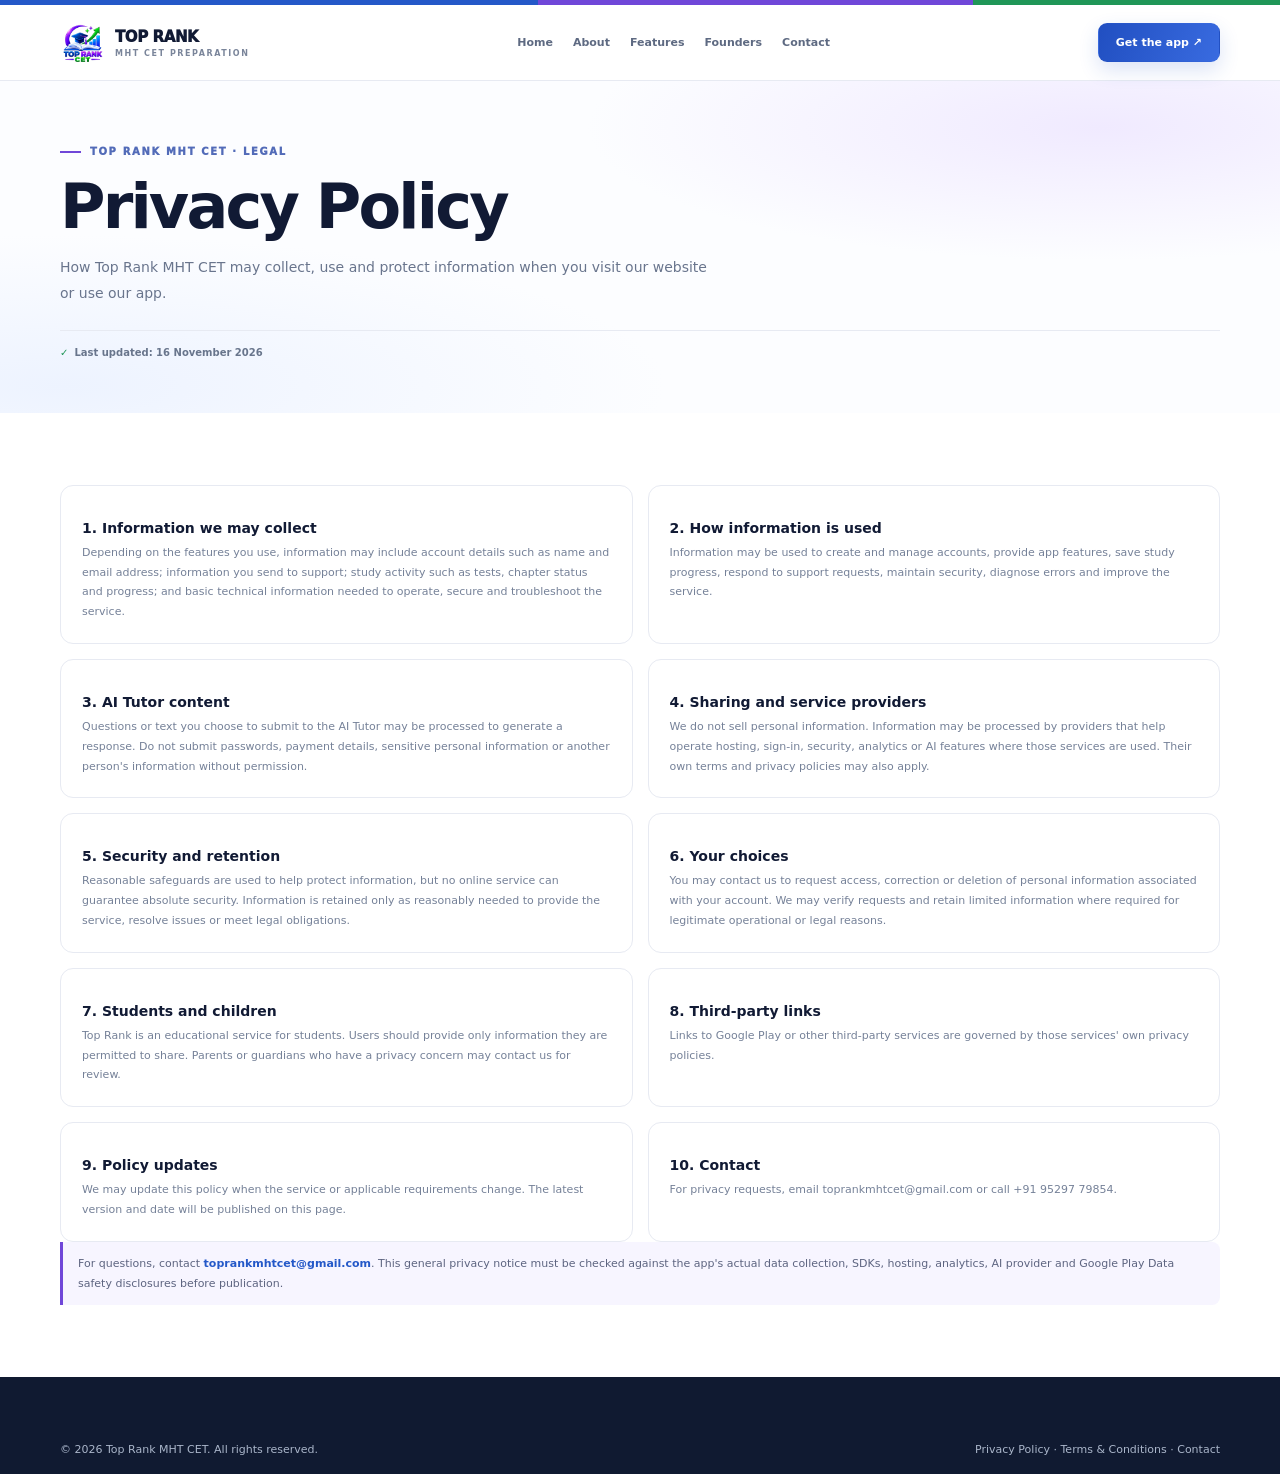
<file: privacy-policy.html>
<!doctype html>
<html lang="en-IN"><head><meta charset="utf-8"><meta name="viewport" content="width=device-width,initial-scale=1"><meta name="theme-color" content="#ffffff"><title>Privacy Policy</title><meta name="description" content="How Top Rank MHT CET may collect, use and protect information when you visit our website or use our app."><meta name="robots" content="index, follow"><meta name="author" content="Top Rank MHT CET"><link rel="canonical" href="https://toprankmhtcet.nexsatechnologies.com/privacy-policy.html"><link rel="icon" type="image/png" href="assets/top-rank-logo.png"><link rel="stylesheet" href="styles.css"><meta property="og:type" content="website"><meta property="og:site_name" content="Top Rank MHT CET"><meta property="og:title" content="Privacy Policy"><meta property="og:description" content="How Top Rank MHT CET may collect, use and protect information when you visit our website or use our app."><meta property="og:url" content="https://toprankmhtcet.nexsatechnologies.com/privacy-policy.html"><meta property="og:image" content="https://toprankmhtcet.nexsatechnologies.com/assets/top-rank-logo.png"><script type="application/ld+json">{"@context":"https://schema.org","@type":"WebPage","name":"Privacy Policy","url":"https://toprankmhtcet.nexsatechnologies.com/privacy-policy.html","isPartOf":{"@type":"WebSite","url":"https://toprankmhtcet.nexsatechnologies.com/"}}</script></head><body><div class="topline"></div><header class="site-header"><div class="wrap nav"><a class="brand" href="index.html"><img src="assets/top-rank-logo.png" alt="Top Rank logo"><span><strong>TOP RANK</strong><small>MHT CET PREPARATION</small></span></a><nav class="nav-links"><a href="index.html">Home</a><a href="about.html">About</a><a href="features.html">Features</a><a href="founders.html">Founders</a><a href="contact.html">Contact</a></nav><a class="nav-cta" href="https://play.google.com/store/apps/details?id=com.aistudio.mhtcetprep.gxpclz" target="_blank" rel="noopener noreferrer">Get the app ↗</a><button class="menu-btn" aria-label="Open navigation">☰</button></div></header><main><section class="page-hero"><div class="wrap"><div class="eyebrow">TOP RANK MHT CET · LEGAL</div><h1>Privacy Policy</h1><p>How Top Rank MHT CET may collect, use and protect information when you visit our website or use our app.</p><div class="proof"><span>Last updated: 16 November 2026</span></div></div></section><section class="section"><div class="wrap"><div class="grid-2"><article class="card"><h3>1. Information we may collect</h3><p>Depending on the features you use, information may include account details such as name and email address; information you send to support; study activity such as tests, chapter status and progress; and basic technical information needed to operate, secure and troubleshoot the service.</p></article><article class="card"><h3>2. How information is used</h3><p>Information may be used to create and manage accounts, provide app features, save study progress, respond to support requests, maintain security, diagnose errors and improve the service.</p></article><article class="card"><h3>3. AI Tutor content</h3><p>Questions or text you choose to submit to the AI Tutor may be processed to generate a response. Do not submit passwords, payment details, sensitive personal information or another person's information without permission.</p></article><article class="card"><h3>4. Sharing and service providers</h3><p>We do not sell personal information. Information may be processed by providers that help operate hosting, sign-in, security, analytics or AI features where those services are used. Their own terms and privacy policies may also apply.</p></article><article class="card"><h3>5. Security and retention</h3><p>Reasonable safeguards are used to help protect information, but no online service can guarantee absolute security. Information is retained only as reasonably needed to provide the service, resolve issues or meet legal obligations.</p></article><article class="card"><h3>6. Your choices</h3><p>You may contact us to request access, correction or deletion of personal information associated with your account. We may verify requests and retain limited information where required for legitimate operational or legal reasons.</p></article><article class="card"><h3>7. Students and children</h3><p>Top Rank is an educational service for students. Users should provide only information they are permitted to share. Parents or guardians who have a privacy concern may contact us for review.</p></article><article class="card"><h3>8. Third-party links</h3><p>Links to Google Play or other third-party services are governed by those services' own privacy policies.</p></article><article class="card"><h3>9. Policy updates</h3><p>We may update this policy when the service or applicable requirements change. The latest version and date will be published on this page.</p></article><article class="card"><h3>10. Contact</h3><p>For privacy requests, email toprankmhtcet@gmail.com or call +91 95297 79854.</p></article></div><div class="note">For questions, contact <a class="contact-link" href="mailto:toprankmhtcet@gmail.com">toprankmhtcet@gmail.com</a>. This general privacy notice must be checked against the app's actual data collection, SDKs, hosting, analytics, AI provider and Google Play Data safety disclosures before publication.</div></div></section></main><footer class="footer"><div class="wrap"><div class="footer-bottom"><span>© <span data-year></span> Top Rank MHT CET. All rights reserved.</span><span><a href="privacy-policy.html">Privacy Policy</a> · <a href="terms-and-conditions.html">Terms &amp; Conditions</a> · <a href="contact.html">Contact</a></span></div></div></footer><script src="site.js"></script></body></html>
</file>
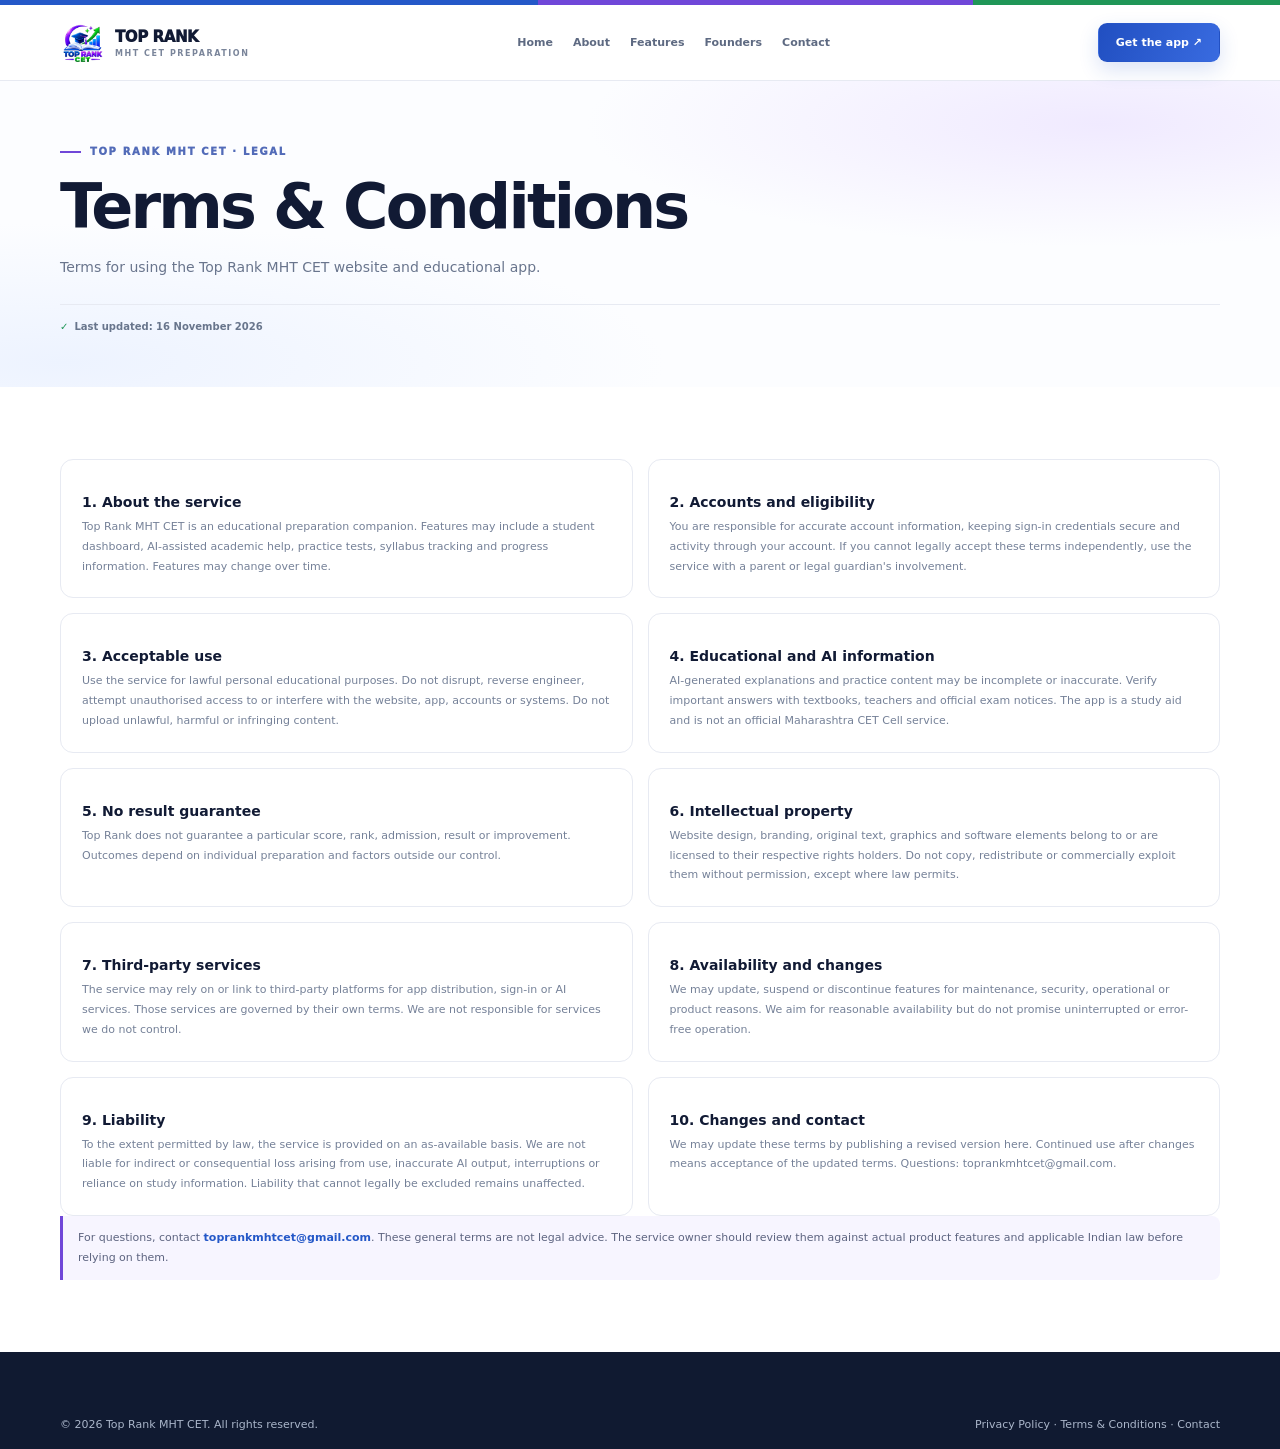
<file: terms-and-conditions.html>
<!doctype html>
<html lang="en-IN"><head><meta charset="utf-8"><meta name="viewport" content="width=device-width,initial-scale=1"><meta name="theme-color" content="#ffffff"><title>Terms &amp; Conditions</title><meta name="description" content="Terms for using the Top Rank MHT CET website and educational app."><meta name="robots" content="index, follow"><meta name="author" content="Top Rank MHT CET"><link rel="canonical" href="https://toprankmhtcet.nexsatechnologies.com/terms-and-conditions.html"><link rel="icon" type="image/png" href="assets/top-rank-logo.png"><link rel="stylesheet" href="styles.css"><meta property="og:type" content="website"><meta property="og:site_name" content="Top Rank MHT CET"><meta property="og:title" content="Terms &amp; Conditions"><meta property="og:description" content="Terms for using the Top Rank MHT CET website and educational app."><meta property="og:url" content="https://toprankmhtcet.nexsatechnologies.com/terms-and-conditions.html"><meta property="og:image" content="https://toprankmhtcet.nexsatechnologies.com/assets/top-rank-logo.png"><script type="application/ld+json">{"@context":"https://schema.org","@type":"WebPage","name":"Terms &amp; Conditions","url":"https://toprankmhtcet.nexsatechnologies.com/terms-and-conditions.html","isPartOf":{"@type":"WebSite","url":"https://toprankmhtcet.nexsatechnologies.com/"}}</script></head><body><div class="topline"></div><header class="site-header"><div class="wrap nav"><a class="brand" href="index.html"><img src="assets/top-rank-logo.png" alt="Top Rank logo"><span><strong>TOP RANK</strong><small>MHT CET PREPARATION</small></span></a><nav class="nav-links"><a href="index.html">Home</a><a href="about.html">About</a><a href="features.html">Features</a><a href="founders.html">Founders</a><a href="contact.html">Contact</a></nav><a class="nav-cta" href="https://play.google.com/store/apps/details?id=com.aistudio.mhtcetprep.gxpclz" target="_blank" rel="noopener noreferrer">Get the app ↗</a><button class="menu-btn" aria-label="Open navigation">☰</button></div></header><main><section class="page-hero"><div class="wrap"><div class="eyebrow">TOP RANK MHT CET · LEGAL</div><h1>Terms &amp; Conditions</h1><p>Terms for using the Top Rank MHT CET website and educational app.</p><div class="proof"><span>Last updated: 16 November 2026</span></div></div></section><section class="section"><div class="wrap"><div class="grid-2"><article class="card"><h3>1. About the service</h3><p>Top Rank MHT CET is an educational preparation companion. Features may include a student dashboard, AI-assisted academic help, practice tests, syllabus tracking and progress information. Features may change over time.</p></article><article class="card"><h3>2. Accounts and eligibility</h3><p>You are responsible for accurate account information, keeping sign-in credentials secure and activity through your account. If you cannot legally accept these terms independently, use the service with a parent or legal guardian's involvement.</p></article><article class="card"><h3>3. Acceptable use</h3><p>Use the service for lawful personal educational purposes. Do not disrupt, reverse engineer, attempt unauthorised access to or interfere with the website, app, accounts or systems. Do not upload unlawful, harmful or infringing content.</p></article><article class="card"><h3>4. Educational and AI information</h3><p>AI-generated explanations and practice content may be incomplete or inaccurate. Verify important answers with textbooks, teachers and official exam notices. The app is a study aid and is not an official Maharashtra CET Cell service.</p></article><article class="card"><h3>5. No result guarantee</h3><p>Top Rank does not guarantee a particular score, rank, admission, result or improvement. Outcomes depend on individual preparation and factors outside our control.</p></article><article class="card"><h3>6. Intellectual property</h3><p>Website design, branding, original text, graphics and software elements belong to or are licensed to their respective rights holders. Do not copy, redistribute or commercially exploit them without permission, except where law permits.</p></article><article class="card"><h3>7. Third-party services</h3><p>The service may rely on or link to third-party platforms for app distribution, sign-in or AI services. Those services are governed by their own terms. We are not responsible for services we do not control.</p></article><article class="card"><h3>8. Availability and changes</h3><p>We may update, suspend or discontinue features for maintenance, security, operational or product reasons. We aim for reasonable availability but do not promise uninterrupted or error-free operation.</p></article><article class="card"><h3>9. Liability</h3><p>To the extent permitted by law, the service is provided on an as-available basis. We are not liable for indirect or consequential loss arising from use, inaccurate AI output, interruptions or reliance on study information. Liability that cannot legally be excluded remains unaffected.</p></article><article class="card"><h3>10. Changes and contact</h3><p>We may update these terms by publishing a revised version here. Continued use after changes means acceptance of the updated terms. Questions: toprankmhtcet@gmail.com.</p></article></div><div class="note">For questions, contact <a class="contact-link" href="mailto:toprankmhtcet@gmail.com">toprankmhtcet@gmail.com</a>. These general terms are not legal advice. The service owner should review them against actual product features and applicable Indian law before relying on them.</div></div></section></main><footer class="footer"><div class="wrap"><div class="footer-bottom"><span>© <span data-year></span> Top Rank MHT CET. All rights reserved.</span><span><a href="privacy-policy.html">Privacy Policy</a> · <a href="terms-and-conditions.html">Terms &amp; Conditions</a> · <a href="contact.html">Contact</a></span></div></div></footer><script src="site.js"></script></body></html>
</file>
<file: styles.css>
:root{--ink:#111a34;--muted:#69758d;--blue:#2458c8;--purple:#7047d8;--green:#209657;--line:#e7eaf2;--soft:#f7f8fc;--max:1160px}*{box-sizing:border-box}html{scroll-behavior:smooth}body{margin:0;background:#fff;color:var(--ink);font-family:Inter,ui-sans-serif,system-ui,-apple-system,"Segoe UI",Arial,sans-serif;-webkit-font-smoothing:antialiased}a{color:inherit;text-decoration:none}.topline{height:5px;background:linear-gradient(90deg,#2458c8 0 42%,#7047d8 42% 76%,#209657 76%)}.wrap{width:min(var(--max),calc(100% - 44px));margin:auto}.site-header{height:76px;position:sticky;top:0;z-index:50;background:#ffffffed;backdrop-filter:blur(16px);border-bottom:1px solid var(--line)}.nav{height:100%;display:flex;align-items:center;justify-content:space-between;gap:24px}.brand{display:flex;align-items:center;gap:9px;flex-shrink:0}.brand img{width:46px;height:46px;object-fit:contain}.brand strong{display:block;font-size:15px;font-weight:950;letter-spacing:-.4px}.brand small{display:block;font-size:8px;letter-spacing:1.55px;color:#7a859a;font-weight:850;margin-top:3px}.nav-links{display:flex;align-items:center;gap:20px;font-size:11px;color:#5e6a82;font-weight:780}.nav-links a{padding:10px 0;white-space:nowrap}.nav-links a:hover,.nav-links a.active{color:var(--blue)}.nav-links a.active{box-shadow:inset 0 -2px var(--blue)}.nav-cta,.btn{display:inline-flex;align-items:center;justify-content:center;gap:8px;padding:12px 17px;border-radius:9px;font-size:11px;font-weight:850;border:1px solid transparent;white-space:nowrap}.nav-cta,.btn-primary{background:linear-gradient(110deg,#214fc1,#396be0);color:#fff;box-shadow:0 8px 20px #2456c72a}.btn-outline{background:#fff;border-color:#dfe4ef;color:#27334d}.menu-btn{display:none;border:1px solid var(--line);background:white;border-radius:9px;padding:9px 12px;font-size:19px;color:var(--ink)}.page-hero{padding:65px 0 55px;background:radial-gradient(ellipse at 86% 14%,#f0eaff,transparent 33%),radial-gradient(ellipse at 5% 92%,#edf3ff,transparent 35%),#fcfdff}.page-hero-grid{display:grid;grid-template-columns:1.05fr .95fr;gap:35px;align-items:center}.eyebrow{font-size:10px;letter-spacing:1.65px;text-transform:uppercase;color:#526bb8;font-weight:950}.eyebrow:before{content:"";display:inline-block;width:21px;height:2px;background:var(--purple);vertical-align:middle;margin-right:9px}.page-hero h1{font-size:clamp(42px,5vw,62px);line-height:1.05;letter-spacing:-2.8px;margin:17px 0 16px}.gradient{background:linear-gradient(100deg,#2458c8,#7047d8);-webkit-background-clip:text;background-clip:text;color:transparent}.page-hero p,.lead{max-width:650px;color:var(--muted);font-size:14px;line-height:1.85;margin:0}.actions{display:flex;gap:10px;flex-wrap:wrap;margin-top:24px}.phone-stage{min-height:385px;display:flex;align-items:center;justify-content:center;position:relative}.phone-stage:before{content:"";position:absolute;width:310px;height:310px;border:1px solid #e4e2f6;border-radius:50%;box-shadow:0 0 0 22px #f8f7ff,0 0 0 45px #fcfbff}.phone-stage img{position:relative;width:205px;height:auto;max-height:390px;object-fit:contain;filter:drop-shadow(0 18px 25px #17264b22)}.floating-label{position:absolute;background:#fff;border:1px solid var(--line);border-radius:10px;padding:11px 13px;box-shadow:0 12px 28px #17264b15;font-size:9px;color:#77839a;z-index:2}.floating-label b{display:block;color:#17213b;font-size:11px;margin-bottom:3px}.floating-label.left{left:0;top:65px}.floating-label.right{right:0;bottom:55px}.proof{display:flex;gap:16px;flex-wrap:wrap;border-top:1px solid var(--line);padding-top:16px;margin-top:23px;font-size:10px;color:#68758c;font-weight:750}.proof span:before{content:"✓";color:var(--green);margin-right:6px}.strip{border-block:1px solid var(--line)}.strip-grid{display:grid;grid-template-columns:repeat(3,1fr);padding:17px 0}.strip-grid div{text-align:center;border-right:1px solid var(--line)}.strip-grid div:last-child{border:0}.strip-grid b{display:block;font-size:12px}.strip-grid small{font-size:9px;color:#7a8599}.section{padding:72px 0;scroll-margin-top:85px}.section.soft{background:#f8f9fd}.section.dark{background:linear-gradient(120deg,#111a34,#20345f);color:#fff}.section.dark h2{color:#fff}.section.dark p{color:#c4cde0}.section-head{max-width:760px;margin-bottom:29px}.section-head h2{font-size:clamp(28px,3.5vw,42px);letter-spacing:-1.5px;line-height:1.14;margin:10px 0 12px}.section-head p{font-size:13px;color:var(--muted);line-height:1.85;margin:0}.grid-3{display:grid;grid-template-columns:repeat(3,1fr);gap:14px}.grid-2{display:grid;grid-template-columns:repeat(2,1fr);gap:15px}.card{border:1px solid var(--line);border-radius:13px;padding:21px;background:#fff;transition:.2s}.card:hover{transform:translateY(-3px);box-shadow:0 14px 30px #15264b0e}.iconbox{width:37px;height:37px;border-radius:10px;background:#edf2ff;color:#315bc4;display:grid;place-items:center;font-weight:950;font-size:16px}.card:nth-child(3n+2) .iconbox{background:#f1ebff;color:#7445d5}.card:nth-child(3n) .iconbox{background:#eaf7ee;color:#229653}.card h3{font-size:14px;margin:13px 0 7px}.card p{font-size:11px;color:#758198;line-height:1.8;margin:0}.label{display:inline-block;padding:6px 9px;border-radius:30px;background:#f0f3ff;color:#3c5fc1;font-size:8px;letter-spacing:.9px;font-weight:950;margin-bottom:10px}.feature-row{display:grid;grid-template-columns:1fr 1fr;gap:28px;align-items:center}.feature-panel{border:1px solid var(--line);border-radius:15px;padding:23px;background:#fff;box-shadow:0 15px 40px #15264b08}.panel-title{font-size:13px;font-weight:900;margin-bottom:15px}.mini-list{display:grid;gap:10px}.mini-item{display:flex;align-items:center;gap:10px;padding:11px;border:1px solid #edf0f6;border-radius:9px;font-size:10px;color:#5f6c84}.mini-item b{display:block;color:#17213a;font-size:11px;margin-bottom:2px}.mini-icon{width:29px;height:29px;flex-shrink:0;border-radius:8px;background:#edf2ff;color:#315bc4;display:grid;place-items:center;font-weight:900}.callout{border:1px solid #e4e9f3;border-radius:15px;padding:28px 30px;background:linear-gradient(110deg,#edf2ff,#f2edff 65%,#eef9f1);display:flex;align-items:center;justify-content:space-between;gap:20px}.callout h2{font-size:clamp(23px,3vw,34px);margin:0 0 7px;letter-spacing:-1px}.callout p{font-size:11px;color:#6f7b91;margin:0;line-height:1.7}.faq{max-width:850px}.faq details{border-bottom:1px solid var(--line);padding:16px 0}.faq summary{cursor:pointer;list-style:none;font-size:12px;font-weight:850;display:flex;justify-content:space-between;gap:14px}.faq summary::-webkit-details-marker{display:none}.faq summary:after{content:"+";font-size:19px;color:var(--blue)}.faq details[open] summary:after{content:"−"}.faq details p{font-size:11px;line-height:1.8;color:#78839a}.subject-card{padding:23px;border:1px solid var(--line);border-radius:13px}.subject-card small{display:block;color:#7a859b;font-size:9px;font-weight:950;letter-spacing:1px;margin-bottom:12px}.subject-card h3{margin:0;font-size:18px}.subject-card p{font-size:11px;color:#758198;line-height:1.8;margin-bottom:0}.footer{background:#101a31;color:#bac5d8;padding:36px 0 18px}.footer-top{display:flex;justify-content:space-between;gap:30px;padding-bottom:22px;border-bottom:1px solid #ffffff20}.footer-brand{display:flex;align-items:center;gap:9px;color:#fff;font-weight:950}.footer-brand img{width:42px;height:42px;object-fit:contain;background:#fff;border-radius:8px}.footer-brand small{display:block;font-size:8px;letter-spacing:1.3px;color:#bdc7d9;margin-top:3px}.footer-links{display:flex;gap:36px}.footer-links b{font-size:10px;color:#fff}.footer-links a{display:block;font-size:10px;margin-top:9px}.footer-bottom{padding-top:15px;display:flex;justify-content:space-between;gap:12px;flex-wrap:wrap;font-size:9px}.contact-link{color:var(--blue);font-weight:800}.note{border-left:3px solid var(--purple);padding:12px 15px;background:#f7f5ff;color:#5d6480;font-size:11px;line-height:1.8;border-radius:0 8px 8px 0}.hidden{display:none!important}
@media(max-width:900px){.nav-links{gap:11px;font-size:10px}.nav-cta{display:none}.page-hero-grid{gap:10px}.phone-stage img{width:190px}}
@media(max-width:700px){.wrap{width:calc(100% - 34px)}.site-header{height:66px}.brand img{width:40px;height:40px}.menu-btn{display:block}.nav-links{display:none;position:absolute;top:66px;left:17px;right:17px;background:#fff;border:1px solid var(--line);border-radius:12px;padding:14px 17px;box-shadow:0 15px 35px #15264b20;flex-direction:column;align-items:stretch;gap:2px}.nav-links.open{display:flex}.nav-links a{padding:11px 0}.nav-links a.active{box-shadow:none}.page-hero{padding:42px 0 34px}.page-hero-grid{grid-template-columns:1fr;gap:4px}.page-hero h1{font-size:43px;letter-spacing:-2.2px}.page-hero p,.lead{font-size:12px}.phone-stage{min-height:335px}.phone-stage img{width:175px;max-height:340px}.phone-stage:before{width:255px;height:255px}.floating-label.left{left:0;top:45px}.floating-label.right{right:0;bottom:35px}.strip-grid{padding:13px 0}.strip-grid b{font-size:10px}.strip-grid small{font-size:8px}.section{padding:54px 0}.grid-3,.grid-2,.feature-row{grid-template-columns:1fr}.callout{padding:23px 20px;align-items:flex-start;flex-direction:column}.footer-top{flex-direction:column}.footer-links{gap:28px}}

/* Official Google Play Store badge */
.play-store-badge{display:inline-flex;align-items:center;justify-content:center;line-height:0;transition:transform .2s ease,filter .2s ease}.play-store-badge img{display:block;width:160px;height:auto;max-width:100%}.play-store-badge:hover{transform:translateY(-2px);filter:drop-shadow(0 6px 10px #17264b20)}
@media(max-width:700px){.play-store-badge img{width:150px}}

/* Social contact links */
.footer-links{flex-wrap:wrap}.footer-links a:hover{color:#fff;text-decoration:underline;text-underline-offset:3px}


/* Clean, multi-column Top Rank footer inspired by the reference layout */
.footer{background:#f7f7f7;color:#5f6672;padding:44px 0 18px}
.footer-main{display:grid;grid-template-columns:minmax(270px,1.15fr) 1.85fr;gap:64px;padding-bottom:30px;border-bottom:1px solid #e5e7eb}
.footer-about{max-width:430px}
.footer-brand{display:inline-flex;color:#101828;font-size:19px}
.footer-brand img{width:43px;height:43px;border-radius:50%;background:#fff;object-fit:contain}
.footer-brand small{color:#667085;font-size:8px}
.footer-description{max-width:410px;color:#697386;font-size:13px;line-height:1.7;margin:15px 0 24px}
.footer-play-badge img{width:145px}
.footer-social-title{font-size:17px;color:#101828;margin:20px 0 12px}
.footer-social{display:flex;gap:10px}
.footer-social a{width:30px;height:30px;display:grid;place-items:center;border-radius:50%;background:#e9edf3;color:#27364b;font-size:12px;font-weight:800;text-transform:uppercase;transition:transform .2s,background .2s}
.footer-social a:hover{transform:translateY(-2px);background:#dce4f0;color:#111827}
.footer-columns{display:grid;grid-template-columns:repeat(3,minmax(0,1fr));gap:28px}
.footer-column{display:flex;flex-direction:column;align-items:flex-start;gap:12px}
.footer-column h3{font-size:14px;font-weight:650;color:#111827;margin:2px 0 3px}
.footer-column a{font-size:13px;color:#687385;line-height:1.4;transition:color .2s}
.footer-column a:hover{color:#111827;text-decoration:underline;text-underline-offset:3px}
.footer-bottom{padding-top:17px;color:#7b8492;font-size:11px}
@media(max-width:800px){.footer-main{grid-template-columns:1fr;gap:34px}.footer-about{max-width:560px}}
@media(max-width:520px){.footer{padding-top:34px}.footer-columns{grid-template-columns:repeat(2,minmax(0,1fr));gap:28px 18px}.footer-column h3{font-size:13px}.footer-column a{font-size:12px}.footer-description{font-size:12px}.footer-bottom{font-size:10px;line-height:1.7}}

/* Refined Top Rank footer — restored original dark colour theme */
.footer{background:#101a31;color:#bac5d8;padding:48px 0 18px}
.footer-main{grid-template-columns:minmax(290px,1.05fr) 1.95fr;gap:72px;padding-bottom:34px;border-bottom:1px solid #ffffff20}
.footer-about{max-width:430px}
.footer-brand{gap:11px;color:#fff}
.footer-brand img{width:46px;height:46px;border-radius:50%;border:1px solid #ffffff30;background:#fff}
.footer-brand small{color:#bdc7d9}
.footer-description{font-size:13px;line-height:1.8;max-width:390px;margin:17px 0 23px;color:#bac5d8}
.footer-play-badge img{width:155px}
.footer-social-title{font-size:17px;font-weight:750;margin:22px 0 13px;color:#fff}
.footer-social{gap:11px;align-items:center}
.footer-social a{width:34px;height:34px;border-radius:50%;display:grid;place-items:center;color:#fff;box-shadow:0 3px 9px #0003;transition:transform .2s,box-shadow .2s}
.footer-social a svg{width:19px;height:19px;display:block}
.footer-social a:hover{transform:translateY(-3px);box-shadow:0 7px 14px #0005}
.footer-social .social-instagram{background:radial-gradient(circle at 30% 110%,#ffdc80 0 18%,#fcaf45 20% 35%,#f56040 45%,#c13584 68%,#833ab4 88%,#405de6 100%)}
.footer-social .social-whatsapp{background:#20bd65}
.footer-social .social-email{background:#344b70}
.footer-columns{gap:34px}
.footer-column{gap:13px}
.footer-column h3{font-size:14px;font-weight:750;margin:0 0 5px;color:#fff}
.footer-column a{font-size:13px;color:#bac5d8;line-height:1.5}
.footer-column a:hover{color:#fff;text-decoration:underline;text-underline-offset:3px}
.footer-bottom{padding-top:18px;color:#aab6ca;font-size:11px}
@media(max-width:800px){.footer-main{grid-template-columns:1fr;gap:36px}.footer-about{max-width:560px}}
@media(max-width:520px){.footer{padding-top:36px}.footer-columns{grid-template-columns:repeat(2,minmax(0,1fr));gap:30px 18px}.footer-social a{width:36px;height:36px}}

/* Dedicated Top Rank feature pages */
.feature-link-card{display:flex;flex-direction:column;min-height:220px;transition:transform .22s,border-color .22s,box-shadow .22s}
.feature-link-card:hover{transform:translateY(-5px);border-color:#cbd6f2;box-shadow:0 18px 36px #17264b12}
.feature-card-top{display:flex;align-items:center;justify-content:space-between}
.feature-card-top .label{margin:0}
.feature-arrow{width:31px;height:31px;border-radius:50%;display:grid;place-items:center;background:#f0f3ff;color:#315bc4;font-size:16px}
.feature-link-card h3{font-size:18px;margin:20px 0 9px}
.feature-link-card p{font-size:12px;line-height:1.8;color:#758198}
.feature-read-more{display:flex;justify-content:space-between;align-items:center;margin-top:auto;padding-top:20px;color:#315bc4;font-size:11px;font-weight:850}
.feature-detail-hero{padding:76px 0 70px}
.feature-detail-hero .wrap{max-width:var(--max)}
.feature-detail-hero h1{max-width:850px;font-size:clamp(39px,5vw,58px);line-height:1.08;letter-spacing:-2.3px;margin:18px 0}
.feature-detail-intro{max-width:760px!important;font-size:15px!important;line-height:1.9!important}
.feature-detail-hero .actions{margin-top:26px}
.feature-detail-layout{display:grid;grid-template-columns:minmax(0,1fr) 300px;gap:48px;align-items:start}
.feature-detail-content .section-head{margin-bottom:26px}
.feature-detail-list{display:grid;gap:0}
.feature-detail-item{display:grid;grid-template-columns:46px 1fr;gap:16px;padding:22px 0;border-bottom:1px solid var(--line)}
.feature-step{width:38px;height:38px;border-radius:11px;background:#edf2ff;color:#315bc4;display:grid;place-items:center;font-size:11px;font-weight:900}
.feature-detail-item h3{font-size:16px;margin:2px 0 8px}
.feature-detail-item p{font-size:13px;line-height:1.85;color:#758198;margin:0}
.feature-side-panel{position:sticky;top:100px;padding:25px;border:1px solid var(--line);border-radius:16px;background:linear-gradient(145deg,#fff,#f7f8ff);box-shadow:0 15px 35px #17264b08}
.feature-side-panel h3{font-size:20px;line-height:1.3;letter-spacing:-.5px;margin:17px 0 9px}
.feature-side-panel p{font-size:12px;line-height:1.8;color:#758198}
.side-subjects{display:flex;flex-wrap:wrap;gap:7px;margin:19px 0}
.side-subjects span{padding:7px 10px;border-radius:30px;background:#edf2ff;color:#315bc4;font-size:10px;font-weight:800}
.side-link{display:block;padding:12px 0;border-top:1px solid var(--line);font-size:12px;font-weight:800;color:#315bc4}
@media(max-width:800px){.feature-detail-layout{grid-template-columns:1fr;gap:28px}.feature-side-panel{position:static}.feature-detail-hero{padding:50px 0 45px}}
@media(max-width:700px){.feature-detail-hero h1{font-size:40px;letter-spacing:-1.8px}.feature-detail-intro{font-size:13px!important}.feature-link-card{min-height:195px}}

.feature-title-link{display:flex;align-items:center;justify-content:space-between;gap:8px}
.feature-title-link span{font-size:13px;color:#315bc4;opacity:.7;transition:transform .2s}
.feature-title-link:hover{color:#315bc4}
.feature-title-link:hover span{transform:translate(2px,-2px)}

/* Real app screenshots on dedicated feature pages */
.feature-preview-section{padding:52px 0 64px;background:linear-gradient(180deg,#f7f8ff 0%,#fff 100%);border-top:1px solid #eef0f8;border-bottom:1px solid #eef0f8}
.feature-preview-wrap{display:grid;grid-template-columns:minmax(0,1fr) minmax(260px,430px);gap:48px;align-items:center;max-width:1000px}
.feature-preview-copy h2{font-size:clamp(25px,3vw,36px);line-height:1.15;letter-spacing:-1px;margin:15px 0 12px;color:#111a31}
.feature-preview-copy p{font-size:13px;line-height:1.9;color:#758198;max-width:420px}
.feature-preview-figure{margin:0;display:flex;flex-direction:column;align-items:center;gap:12px}
.feature-preview-figure img{display:block;width:100%;max-width:390px;max-height:760px;object-fit:contain;object-position:top;border-radius:18px;box-shadow:0 22px 55px #17264b1c}
.feature-preview-figure figcaption{font-size:10px;color:#8490a4;text-align:center}
@media(max-width:760px){.feature-preview-section{padding:38px 0 44px}.feature-preview-wrap{grid-template-columns:1fr;gap:24px}.feature-preview-copy{text-align:center}.feature-preview-copy p{margin-left:auto;margin-right:auto}.feature-preview-figure img{max-width:min(100%,390px);max-height:none}}

.feature-link-card{overflow:hidden;padding:0}
.feature-card-image{width:100%;height:190px;object-fit:cover;object-position:top;background:#f5f6fb;border-radius:13px 13px 0 0}
.feature-link-card .feature-card-top,.feature-link-card h3,.feature-link-card p,.feature-link-card .feature-read-more{margin-left:20px;margin-right:20px}
.feature-link-card .feature-card-top{margin-top:18px}
.feature-link-card h3{margin-top:15px}
.feature-link-card p{margin-bottom:0}
.feature-link-card .feature-read-more{padding-bottom:20px}

/* Feature experience refresh — balanced layouts, real screens, consistent cards */
.feature-detail-hero{position:relative;overflow:hidden;padding:64px 0 58px;background:radial-gradient(ellipse at 82% 42%,#e9eaff 0%,#f5f5ff 32%,#fbfcff 68%,#fff 100%);border-bottom:1px solid #eceefa}
.feature-detail-hero:before{content:"";position:absolute;width:430px;height:430px;border:1px solid #d9dcff;border-radius:50%;right:-170px;top:-190px;pointer-events:none}
.feature-detail-hero-grid{position:relative;z-index:1;display:grid;grid-template-columns:minmax(0,1fr) minmax(300px,430px);gap:48px;align-items:center}
.feature-detail-copy{max-width:620px}
.feature-detail-copy .eyebrow{display:inline-flex;align-items:center;padding:8px 12px;border:1px solid #e0e3ff;border-radius:999px;background:#fff;color:#5142c9;font-size:10px;font-weight:850;letter-spacing:.09em}
.feature-detail-copy h1{font-size:clamp(38px,5vw,58px);line-height:1.08;letter-spacing:-2.2px;margin:22px 0 18px;color:#10182f}
.feature-detail-copy h1 .gradient{background:linear-gradient(100deg,#4433d1,#7860ef);-webkit-background-clip:text;background-clip:text;color:transparent}
.feature-detail-copy .feature-detail-intro{max-width:560px!important;font-size:14px!important;line-height:1.9!important;color:#69748a}
.feature-detail-copy .actions{margin-top:26px;display:flex;flex-wrap:wrap;gap:12px}
.hero-proof{display:flex;align-items:center;gap:10px;margin-top:25px;color:#7d8799;font-size:10px;font-weight:700;letter-spacing:.02em}
.hero-proof i{width:4px;height:4px;background:#7667e9;border-radius:50%}
.detail-visual{position:relative;isolation:isolate;display:flex;justify-content:center;align-items:center;min-height:440px;padding:18px 22px 28px;border:1px solid #e6e8fb;border-radius:26px;background:linear-gradient(145deg,#fff 0%,#f5f4ff 100%);box-shadow:0 24px 60px #27236a12}
.detail-visual-glow{position:absolute;z-index:-1;width:76%;height:70%;border-radius:50%;background:#d9d5ff;filter:blur(48px);opacity:.6}
.detail-visual img{display:block;width:auto;height:auto;max-width:100%;max-height:510px;object-fit:contain;border-radius:12px;filter:drop-shadow(0 16px 22px #151c3820)}
.visual-caption{position:absolute;bottom:12px;left:0;right:0;text-align:center;color:#8b91a5;font-size:9px;font-weight:750;letter-spacing:.1em;text-transform:uppercase}
.detail-visual-placeholder{flex-direction:column;gap:15px;text-align:center;background:radial-gradient(circle at 50% 35%,#eeecff,#fff 68%)}
.placeholder-orbit{width:170px;height:170px;border:1px solid #d9d4ff;border-radius:50%;display:grid;place-items:center;box-shadow:0 0 0 22px #f3f1ff,0 0 0 44px #f8f7ff}
.placeholder-orbit span{width:90px;height:90px;border-radius:26px;display:grid;place-items:center;background:linear-gradient(140deg,#4c3bd7,#8871ff);color:white;font-size:40px;box-shadow:0 15px 35px #4c3bd744}
.detail-visual-placeholder strong{font-size:20px;color:#17203a;margin-top:36px}
.detail-visual-placeholder small{font-size:11px;color:#7b8498}
.feature-detail-layout{max-width:1120px;grid-template-columns:minmax(0,1fr) 280px;gap:56px}
.feature-detail-content .section-head h2{font-size:30px;letter-spacing:-.8px}
.feature-detail-item{padding:25px 0}
.feature-detail-item h3{font-size:16px}
.feature-detail-item p{max-width:690px;font-size:13px;line-height:1.9}
.feature-side-panel{border-radius:20px;background:#111b33;color:#fff;border:1px solid #263454;box-shadow:0 18px 45px #0c17301a}
.feature-side-panel h3{color:#fff}
.feature-side-panel p{color:#c0c9dc}
.feature-side-panel .label{color:#b8b1ff}
.feature-side-panel .side-subjects span{background:#28345a;color:#d9d5ff}
.feature-side-panel .side-link{color:#d4ceff;border-color:#ffffff20}
.feature-link-card{border:1px solid #e9ebf4;border-radius:18px;background:#fff;box-shadow:0 8px 24px #17264b08;min-height:365px}
.feature-link-card:hover{transform:translateY(-6px);border-color:#d5d0ff;box-shadow:0 20px 42px #352b8c16}
.feature-card-image,.feature-card-placeholder{width:100%;height:225px;display:flex;align-items:center;justify-content:center;object-fit:contain;object-position:center;background:linear-gradient(145deg,#f8f8ff,#eeefff);border-radius:17px 17px 0 0;padding:10px}
.feature-card-placeholder{position:relative;flex-direction:column;gap:10px;overflow:hidden;background:radial-gradient(circle at 50% 40%,#dcd8ff,#f6f5ff 70%)}
.feature-card-placeholder:before,.feature-card-placeholder:after{content:"";position:absolute;border:1px solid #fff9;border-radius:50%;width:180px;height:180px}
.feature-card-placeholder:after{width:240px;height:240px}
.feature-card-placeholder span{z-index:1;width:76px;height:76px;border-radius:23px;display:grid;place-items:center;background:linear-gradient(145deg,#4937d3,#8875ff);color:white;font-size:34px;box-shadow:0 14px 30px #5544ce44}
.feature-card-placeholder small{z-index:1;color:#5548b9;font-size:9px;font-weight:900;letter-spacing:.14em}
.feature-link-card .feature-card-top{margin-top:17px}
.feature-link-card h3{font-size:17px;margin-top:13px}
.feature-link-card p{font-size:12px;line-height:1.8;color:#737e92}
.feature-link-card .feature-read-more{padding-bottom:20px}
@media(max-width:900px){.feature-detail-hero-grid{grid-template-columns:minmax(0,1fr) minmax(260px,350px);gap:28px}.detail-visual{min-height:370px;padding:14px}.detail-visual img{max-height:430px}.feature-detail-layout{gap:32px}}
@media(max-width:700px){.feature-detail-hero{padding:42px 0 38px}.feature-detail-hero-grid{grid-template-columns:1fr;gap:28px}.feature-detail-copy h1{font-size:39px;letter-spacing:-1.5px;margin:17px 0 13px}.feature-detail-copy .feature-detail-intro{font-size:13px!important}.hero-proof{font-size:9px;flex-wrap:wrap}.detail-visual{min-height:0;padding:14px 12px 30px;border-radius:21px}.detail-visual img{max-height:none;width:auto;max-width:100%;height:auto;max-height:650px}.detail-visual-placeholder{min-height:320px}.feature-detail-layout{grid-template-columns:1fr;gap:26px}.feature-side-panel{position:static}.feature-detail-content .section-head h2{font-size:25px}.feature-card-image,.feature-card-placeholder{height:200px}}

/* Top Rank leadership section */
.leadership-section{background:#f8f9ff}
.leadership-grid{display:grid;grid-template-columns:repeat(2,minmax(0,1fr));gap:22px;max-width:760px;margin:30px auto 0}
.leader-card{padding:30px;border:1px solid #e7eaf4;border-radius:20px;background:#fff;box-shadow:0 12px 34px #17264b0b;text-align:center;transition:transform .2s,box-shadow .2s}
.leader-card:hover{transform:translateY(-4px);box-shadow:0 18px 40px #17264b14}
.leader-avatar{width:82px;height:82px;margin:0 auto 18px;border-radius:50%;display:grid;place-items:center;background:linear-gradient(145deg,#3023a8,#8269f0);color:#fff;font-size:24px;font-weight:850;letter-spacing:-1px;box-shadow:0 10px 24px #5140cb30}
.leader-role{font-size:10px;font-weight:900;letter-spacing:.14em;color:#5c4bd0}
.leader-card h3{margin:9px 0 7px;font-size:20px;color:#111a34}
.leader-card p{margin:0;color:#748097;font-size:12px;line-height:1.7}
@media(max-width:560px){.leadership-grid{grid-template-columns:1fr;max-width:380px}.leader-card{padding:26px}}

/* Dedicated Meet the Founders page */
.founders-hero{position:relative;overflow:hidden;padding:88px 0 82px;background:radial-gradient(ellipse at 80% 15%,#e9e7ff 0%,#f5f4ff 34%,#fff 75%);border-bottom:1px solid #eceefa}
.founders-hero:after{content:"";position:absolute;width:420px;height:420px;border:1px solid #dedbff;border-radius:50%;right:-130px;top:-210px;box-shadow:0 0 0 35px #f4f2ff,0 0 0 70px #faf9ff}
.founders-hero-inner{position:relative;z-index:1;max-width:1160px}
.founders-hero .eyebrow{display:inline-flex;padding:9px 13px;border:1px solid #e0ddff;border-radius:99px;background:#fff;color:#5748c7;font-size:10px;font-weight:900;letter-spacing:.13em}
.founders-hero h1{font-size:clamp(44px,6vw,72px);line-height:1.02;letter-spacing:-3px;margin:23px 0 18px;color:#111a34}
.founders-hero h1 .gradient{background:linear-gradient(100deg,#4938c8,#8a71f2);-webkit-background-clip:text;background-clip:text;color:transparent}
.founders-hero p{max-width:650px;font-size:15px;line-height:1.9;color:#68758d}
.founders-hero-note{display:flex;align-items:center;gap:12px;margin-top:29px;color:#7d879a;font-size:10px;font-weight:850;letter-spacing:.12em}
.founders-hero-note i{width:5px;height:5px;background:#7564e8;border-radius:50%}
.founders-section{padding-top:76px;padding-bottom:78px}
.founders-profile-grid{display:grid;grid-template-columns:repeat(2,minmax(0,1fr));gap:26px;max-width:940px;margin:38px auto 0}
.founder-profile-card{overflow:hidden;border:1px solid #e7e9f3;border-radius:24px;background:#fff;box-shadow:0 18px 48px #17264b0d;transition:transform .22s,box-shadow .22s}
.founder-profile-card:hover{transform:translateY(-5px);box-shadow:0 24px 54px #30268b18}
.founder-photo-placeholder{height:310px;display:flex;flex-direction:column;align-items:center;justify-content:center;gap:13px;background:radial-gradient(circle at 50% 38%,#dedaff 0%,#f0efff 36%,#f8f8ff 76%);color:#5547bd}
.founder-photo-placeholder span{width:118px;height:118px;border-radius:50%;display:grid;place-items:center;background:linear-gradient(145deg,#3e2db7,#8a76f1);box-shadow:0 18px 36px #5140c944;color:#fff;font-size:36px;font-weight:900;letter-spacing:-1px}
.founder-photo-placeholder small{font-size:9px;font-weight:900;letter-spacing:.16em;color:#8279c8}
.founder-profile-content{padding:27px 30px 31px}
.founder-designation{font-size:10px;font-weight:950;letter-spacing:.16em;color:#5b4bc9}
.founder-profile-content h3{margin:10px 0 8px;font-size:25px;letter-spacing:-.7px;color:#111a34}
.founder-profile-content p{margin:0;color:#748097;font-size:13px;line-height:1.8}
.founders-bottom-note{display:flex;align-items:center;gap:18px;max-width:940px;margin:30px auto 0;padding:23px 25px;border:1px solid #e8e9f4;border-radius:18px;background:#fafaff}
.founders-mark{width:48px;height:48px;flex:0 0 48px;border-radius:15px;display:grid;place-items:center;background:#151f3a;color:#fff;font-weight:900;letter-spacing:-1px}
.founders-bottom-note strong{font-size:14px;color:#17213a}
.founders-bottom-note p{margin:5px 0 0;font-size:12px;line-height:1.7;color:#778197}
@media(max-width:650px){.founders-hero{padding:58px 0 54px}.founders-hero h1{font-size:43px;letter-spacing:-1.8px}.founders-hero p{font-size:13px}.founders-profile-grid{grid-template-columns:1fr;max-width:420px;gap:18px}.founder-photo-placeholder{height:270px}.founder-profile-content{padding:23px}.founders-section{padding-top:52px;padding-bottom:55px}.founders-bottom-note{align-items:flex-start;padding:18px}}

/* Founder portraits and profile details */
.founder-photo-frame{height:340px;overflow:hidden;display:flex;align-items:center;justify-content:center;background:linear-gradient(145deg,#f1efff,#fafaff)}
.founder-photo-frame img{display:block;width:100%;height:100%;object-fit:cover;object-position:center 35%}
.founder-photo-vedant img{object-position:center 30%}
.founder-profile-content p{min-height:76px}
.founder-focus{display:flex;flex-wrap:wrap;gap:7px;margin-top:18px}
.founder-focus span{padding:7px 9px;border:1px solid #e9e7fb;border-radius:99px;background:#f8f7ff;color:#5b50a8;font-size:9px;font-weight:850;letter-spacing:.06em}
@media(max-width:650px){.founder-photo-frame{height:330px}.founder-profile-content p{min-height:0}}

/* Expanded founder profiles page */
.founders-hero-full{padding:100px 0 92px}
.founders-hero-full h1{max-width:900px}
.founders-long-section{padding-top:82px;padding-bottom:86px}
.founders-section-heading{max-width:760px;margin:0 auto 38px;text-align:center}
.founders-section-heading .eyebrow{color:#5c4bc9;font-size:10px;font-weight:900;letter-spacing:.15em}
.founders-section-heading h2{margin:13px 0 12px;color:#111a34;font-size:clamp(30px,4vw,43px);line-height:1.12;letter-spacing:-1.5px}
.founders-section-heading p{margin:0;color:#748097;font-size:14px;line-height:1.8}
.founder-feature{display:grid;grid-template-columns:minmax(280px,.85fr) minmax(0,1.15fr);gap:clamp(30px,5vw,68px);align-items:center;max-width:1080px;margin:0 auto;padding:30px;border:1px solid #e7e9f3;border-radius:26px;background:#fff;box-shadow:0 18px 48px #17264b0c}
.founder-feature-vedant{grid-template-columns:minmax(0,1.15fr) minmax(280px,.85fr)}
.founder-feature-vedant .founder-feature-photo{order:2}
.founder-feature-photo{height:470px;overflow:hidden;border-radius:19px;background:#f1efff}
.founder-feature-photo img{width:100%;height:100%;display:block;object-fit:cover;object-position:center 32%}
.founder-feature-photo-black{background:#050505}
.founder-feature-photo-black img{object-position:center 28%}
.founder-feature-copy{padding:16px 10px}
.founder-feature-copy h3{margin:12px 0 12px;color:#111a34;font-size:clamp(32px,4vw,46px);line-height:1.08;letter-spacing:-1.5px}
.founder-feature-copy p{color:#6e7a91;font-size:14px;line-height:1.95;margin:0 0 14px}
.founder-feature-copy .founder-lead{font-size:17px;line-height:1.65;color:#273452;font-weight:650;margin-bottom:18px}
.founder-feature-copy .founder-designation{color:#5b4bc9}
.founder-story-grid{display:grid;grid-template-columns:repeat(4,minmax(0,1fr));gap:16px}
.founder-story-card{padding:25px 22px;border:1px solid #e7e9f3;border-radius:19px;background:#fff;box-shadow:0 10px 30px #17264b08}
.founder-story-card>span{display:grid;place-items:center;width:36px;height:36px;border-radius:12px;background:#f0eeff;color:#5b4bc9;font-size:12px;font-weight:900}
.founder-story-card h3{margin:19px 0 9px;color:#17213a;font-size:17px}
.founder-story-card p{margin:0;color:#748097;font-size:12px;line-height:1.85}
.founder-values-grid{display:grid;grid-template-columns:repeat(3,minmax(0,1fr));gap:18px}
.founder-values-grid article{padding:27px;border:1px solid #e6e7f2;border-radius:20px;background:#fff}
.founder-values-grid h3{margin:0 0 10px;color:#17213a;font-size:18px}
.founder-values-grid p{margin:0;color:#748097;font-size:13px;line-height:1.9}
.founders-cta-section{padding-top:20px;padding-bottom:80px}
@media(max-width:850px){.founder-story-grid{grid-template-columns:repeat(2,minmax(0,1fr))}.founder-feature,.founder-feature-vedant{grid-template-columns:minmax(220px,.8fr) minmax(0,1.2fr);gap:25px;padding:22px}.founder-feature-photo{height:390px}}
@media(max-width:650px){.founders-hero-full{padding:60px 0 56px}.founders-long-section{padding-top:55px;padding-bottom:58px}.founders-section-heading{margin-bottom:25px}.founders-section-heading h2{font-size:30px}.founders-section-heading p{font-size:13px}.founder-feature,.founder-feature-vedant{grid-template-columns:1fr;gap:20px;padding:14px;border-radius:21px}.founder-feature-vedant .founder-feature-photo{order:0}.founder-feature-photo{height:390px}.founder-feature-copy{padding:9px 8px 13px}.founder-feature-copy h3{font-size:34px}.founder-feature-copy p{font-size:13px}.founder-feature-copy .founder-lead{font-size:15px}.founder-story-grid,.founder-values-grid{grid-template-columns:1fr}.founder-story-card{padding:22px}.founders-cta-section{padding-bottom:55px}}

/* Prominent founder names and contact links */
.founder-feature-copy .founder-name-highlight{font-size:clamp(42px,5.4vw,64px);line-height:1.02;letter-spacing:-2.4px;font-weight:900;margin:15px 0 17px;color:#121a33}
.founder-feature-copy .founder-name-highlight span{display:block;color:#5948d2}
.founder-contact{display:flex;flex-wrap:wrap;align-items:center;gap:9px;margin-top:24px;padding-top:19px;border-top:1px solid #ececf4}
.founder-contact-label{width:100%;font-size:9px;font-weight:900;letter-spacing:.13em;color:#8a91a4}
.founder-contact a{display:inline-flex;align-items:center;padding:9px 12px;border:1px solid #e4e2f6;border-radius:9px;background:#faf9ff;color:#5144b8;text-decoration:none;font-size:11px;font-weight:800;transition:background .2s,border-color .2s}
.founder-contact a:hover{background:#f0eeff;border-color:#cfc9fa}
@media(max-width:650px){.founder-feature-copy .founder-name-highlight{font-size:43px;letter-spacing:-1.7px}}

/* Make Founder / Co-Founder role labels clearer without enlarging names */
.founder-feature-copy .founder-designation{display:inline-flex;align-items:center;padding:9px 13px;border:1px solid #ded9ff;border-radius:999px;background:#f5f3ff;color:#5142c4;font-size:12px;font-weight:950;letter-spacing:.16em;line-height:1.2}
.founder-feature-copy h3{font-size:clamp(32px,3.7vw,44px);letter-spacing:-1.3px}
@media(max-width:650px){.founder-feature-copy .founder-designation{font-size:11px;padding:8px 11px}.founder-feature-copy h3{font-size:34px}}


/* Founder profile contact cards */
.founder-contact{display:block;margin-top:26px;padding-top:22px;border-top:1px solid #e9e8f1}
.founder-contact-heading{display:flex;flex-direction:column;gap:5px;margin-bottom:13px}
.founder-contact-kicker{font-size:9px;font-weight:900;letter-spacing:.16em;color:#8177cf}
.founder-contact-heading strong{font-size:15px;font-weight:850;color:#20243a}
.founder-contact-grid{display:grid;grid-template-columns:1fr;gap:9px}
.founder-contact-card{display:flex;align-items:center;gap:12px;min-width:0;padding:12px 13px;border:1px solid #e9e7f3;border-radius:12px;background:#fff;color:#24243a;text-decoration:none;transition:transform .2s,border-color .2s,background .2s}
.founder-contact-card:hover{transform:translateY(-2px);border-color:#c9c1f5;background:#fbfaff}
.founder-contact-icon{display:grid;place-items:center;flex:0 0 36px;width:36px;height:36px;border-radius:10px;background:#f1efff;color:#6556c8;font-size:18px}
.founder-contact-meta{display:flex;flex:1;flex-direction:column;gap:3px;min-width:0}
.founder-contact-meta small{font-size:9px;line-height:1.2;font-weight:900;letter-spacing:.12em;color:#8a8da0}
.founder-contact-meta strong{font-size:12px;line-height:1.45;font-weight:750;color:#292b40;overflow-wrap:anywhere}
.founder-contact-arrow{color:#8175d2;font-size:16px;font-weight:800}
@media(min-width:560px){.founder-contact-grid{grid-template-columns:repeat(2,minmax(0,1fr))}.founder-contact-card:last-child{grid-column:1/-1}}
@media(max-width:420px){.founder-contact-card{padding:10px}.founder-contact-meta strong{font-size:11px}}

/* Refined founder contact section */
.founder-contact{display:block;margin-top:28px;padding-top:23px;border-top:1px solid #e8eaf1}
.founder-contact-heading{display:flex;flex-direction:column;gap:5px;margin-bottom:15px}
.founder-contact-kicker{font-size:9px;font-weight:850;letter-spacing:.17em;color:#776bc5}
.founder-contact-heading strong{font-size:16px;line-height:1.35;font-weight:800;letter-spacing:-.2px;color:#17213b}
.founder-contact-heading p{margin:0!important;font-size:12px!important;line-height:1.5!important;color:#81899b!important}
.founder-contact-grid{display:grid;grid-template-columns:1fr;gap:8px}
.founder-contact-card{display:flex;align-items:center;gap:13px;min-width:0;padding:12px 14px;border:1px solid #e8eaf0;border-radius:11px;background:#fff;color:#1c2740;text-decoration:none;transition:border-color .18s ease,background .18s ease,transform .18s ease}
.founder-contact-card:hover{transform:translateY(-1px);border-color:#c9c3ee;background:#fbfaff}
.founder-contact-icon{display:grid;place-items:center;flex:0 0 36px;width:36px;height:36px;border-radius:9px;background:#f3f1fc;color:#6457b5}
.founder-contact-icon svg{width:18px;height:18px}
.founder-contact-meta{display:flex;flex:1;flex-direction:column;gap:3px;min-width:0}
.founder-contact-meta small{font-size:9px;line-height:1.2;font-weight:850;letter-spacing:.13em;color:#8991a2}
.founder-contact-meta strong{font-size:12px;line-height:1.5;font-weight:700;color:#27324a;overflow-wrap:anywhere}
.founder-contact-arrow{color:#8880bd;font-size:16px;font-weight:700}
@media(max-width:420px){.founder-contact-card{padding:11px 10px;gap:10px}.founder-contact-meta strong{font-size:11px}}

/* Minimal aesthetic founder contact icons */
.founder-contact{display:flex;align-items:center;gap:16px;margin-top:24px;padding-top:17px;border-top:1px solid #ececf2}
.founder-contact-title{font-size:10px;font-weight:800;letter-spacing:.16em;color:#85899a}
.founder-contact-icons{display:flex;align-items:center;gap:9px}
.founder-contact-icon-link{display:grid;place-items:center;width:39px;height:39px;border:1px solid #e8e6f0;border-radius:50%;background:#fff;color:#6557b8;text-decoration:none;transition:all .2s ease}
.founder-contact-icon-link svg{width:17px;height:17px;fill:none;stroke:currentColor;stroke-width:1.65;stroke-linecap:round;stroke-linejoin:round}
.founder-contact-icon-link svg .fill-dot{fill:currentColor;stroke:none}
.founder-contact-icon-link:hover{background:#f4f1ff;border-color:#cfc8f2;color:#5142a8;transform:translateY(-2px)}
@media(max-width:420px){.founder-contact{gap:12px}.founder-contact-icon-link{width:37px;height:37px}}

/* Refined contact icon buttons */
.founder-contact{gap:18px}
.founder-contact-title{font-size:9px;letter-spacing:.18em;color:#9296a5}
.founder-contact-icons{gap:11px}
.founder-contact-icon-link{width:44px;height:44px;border:1px solid #e9e8f0;border-radius:13px;background:#fff;color:#4f4b70;box-shadow:0 2px 8px rgba(24,28,50,.035);transition:transform .2s ease,border-color .2s ease,box-shadow .2s ease,background .2s ease}
.founder-contact-icon-link svg{width:19px;height:19px;fill:none;stroke:currentColor;stroke-width:1.7;stroke-linecap:round;stroke-linejoin:round}
.founder-contact-icon-link:nth-child(1){color:#6659b5}
.founder-contact-icon-link:nth-child(2){color:#3f7567}
.founder-contact-icon-link:nth-child(3){color:#c13584}
.founder-contact-icon-link:nth-child(3) svg{stroke-width:1.6}
.founder-contact-icon-link:hover{transform:translateY(-3px);background:#fff;border-color:#d9d5ec;box-shadow:0 7px 18px rgba(35,29,83,.09);color:#5547a9}
@media(max-width:420px){.founder-contact{gap:13px}.founder-contact-icon-link{width:42px;height:42px}}
</file>
